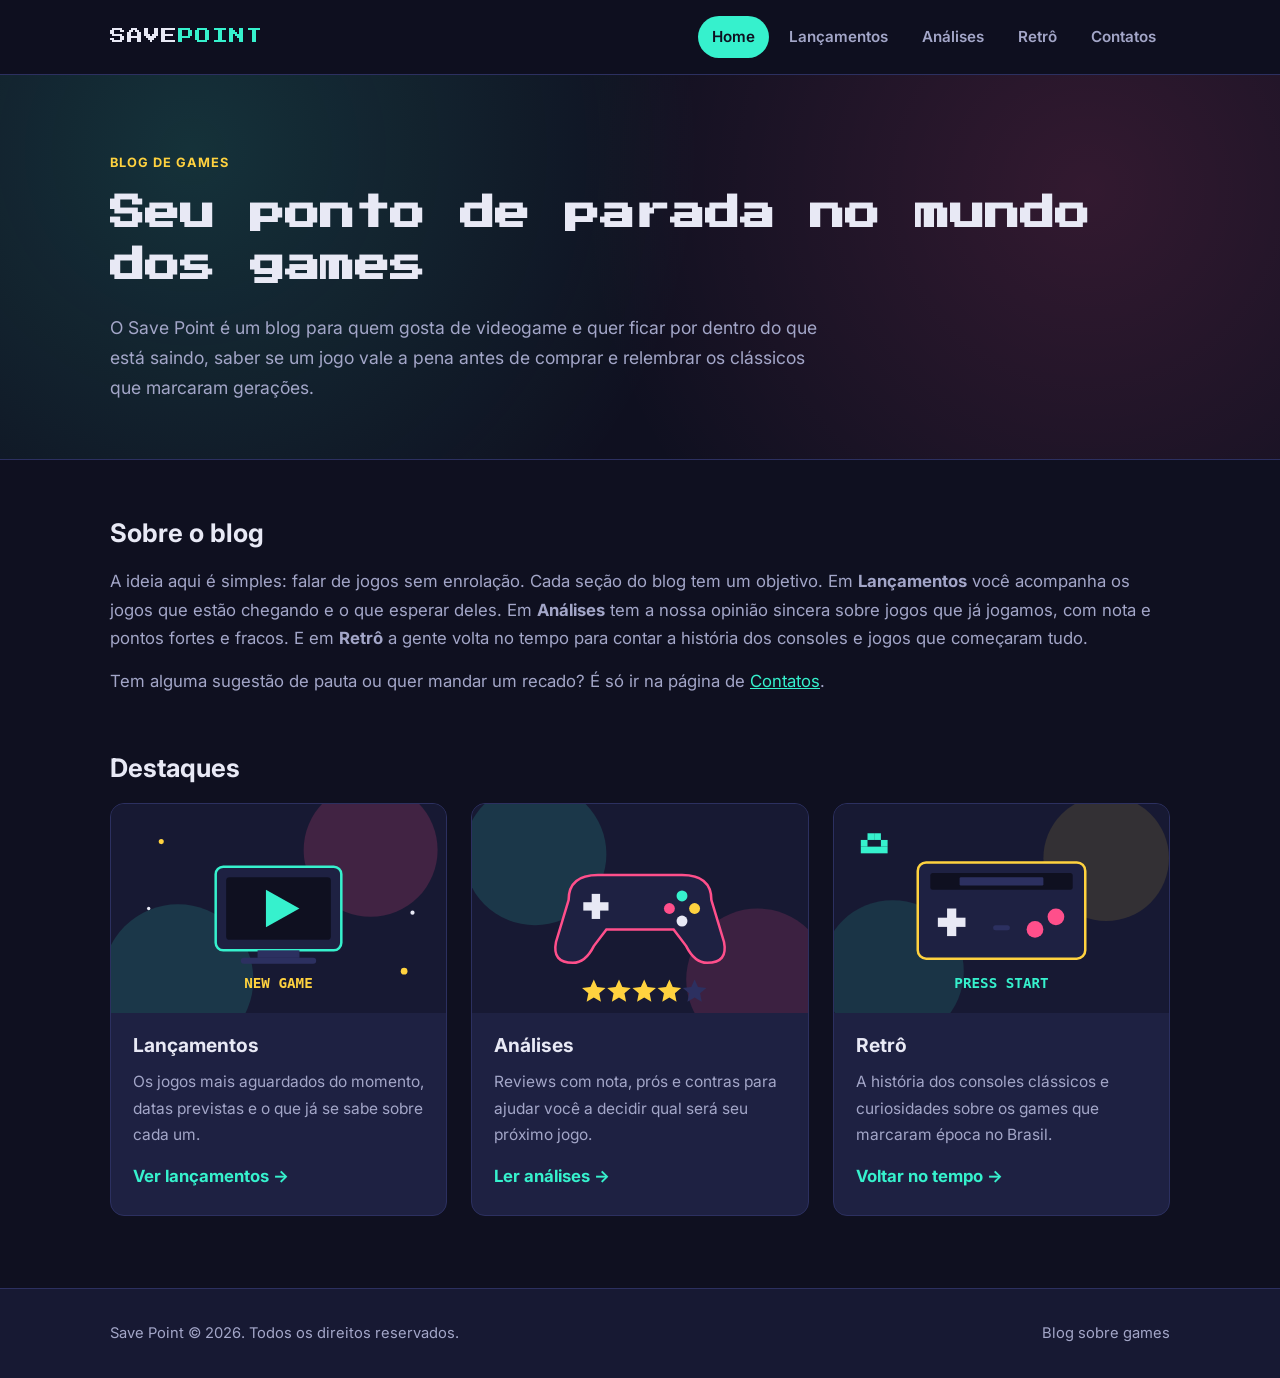
<file: index.html>
<!DOCTYPE html>
<html lang="pt-BR">
<head>
  <meta charset="UTF-8">
  <meta name="viewport" content="width=device-width, initial-scale=1.0">
  <meta name="description" content="Save Point, blog sobre games: lançamentos, análises e jogos retrô.">
  <title>Save Point | Home</title>
  <link rel="preconnect" href="https://fonts.googleapis.com">
  <link rel="preconnect" href="https://fonts.gstatic.com" crossorigin>
  <link href="https://fonts.googleapis.com/css2?family=Inter:wght@400;600;700;800&family=Press+Start+2P&display=swap" rel="stylesheet">
  <link rel="stylesheet" href="css/style.css">
</head>
<body>
  <header>
    <div class="container header-inner">
      <a href="index.html" class="logo">SAVE<span>POINT</span></a>
      <nav>
        <ul>
          <li><a href="index.html" class="ativo">Home</a></li>
          <li><a href="lancamentos.html">Lançamentos</a></li>
          <li><a href="analises.html">Análises</a></li>
          <li><a href="retro.html">Retrô</a></li>
          <li><a href="contatos.html">Contatos</a></li>
        </ul>
      </nav>
    </div>
  </header>

  <section class="hero">
    <div class="container">
      <span class="tag">Blog de games</span>
      <h1>Seu ponto de parada no mundo dos games</h1>
      <p>O Save Point é um blog para quem gosta de videogame e quer ficar por dentro do que está saindo, saber se um jogo vale a pena antes de comprar e relembrar os clássicos que marcaram gerações.</p>
    </div>
  </section>

  <main class="container">
    <section class="intro">
      <h2>Sobre o blog</h2>
      <p>A ideia aqui é simples: falar de jogos sem enrolação. Cada seção do blog tem um objetivo. Em <strong>Lançamentos</strong> você acompanha os jogos que estão chegando e o que esperar deles. Em <strong>Análises</strong> tem a nossa opinião sincera sobre jogos que já jogamos, com nota e pontos fortes e fracos. E em <strong>Retrô</strong> a gente volta no tempo para contar a história dos consoles e jogos que começaram tudo.</p>
      <p>Tem alguma sugestão de pauta ou quer mandar um recado? É só ir na página de <a href="contatos.html">Contatos</a>.</p>
    </section>

    <section>
      <h2>Destaques</h2>
      <div class="destaques">
        <article class="card">
          <a href="lancamentos.html"><img src="img/lancamentos.svg" alt="Ilustração de uma tela com botão de play, representando novos jogos"></a>
          <div class="card-body">
            <h3>Lançamentos</h3>
            <p>Os jogos mais aguardados do momento, datas previstas e o que já se sabe sobre cada um.</p>
            <a href="lancamentos.html" class="ler">Ver lançamentos →</a>
          </div>
        </article>

        <article class="card">
          <a href="analises.html"><img src="img/analises.svg" alt="Ilustração de um controle com estrelas de avaliação"></a>
          <div class="card-body">
            <h3>Análises</h3>
            <p>Reviews com nota, prós e contras para ajudar você a decidir qual será seu próximo jogo.</p>
            <a href="analises.html" class="ler">Ler análises →</a>
          </div>
        </article>

        <article class="card">
          <a href="retro.html"><img src="img/retro.svg" alt="Ilustração de um console antigo com a frase press start"></a>
          <div class="card-body">
            <h3>Retrô</h3>
            <p>A história dos consoles clássicos e curiosidades sobre os games que marcaram época no Brasil.</p>
            <a href="retro.html" class="ler">Voltar no tempo →</a>
          </div>
        </article>
      </div>
    </section>
  </main>

  <footer>
    <div class="container footer-inner">
      <p>Save Point &copy; 2026. Todos os direitos reservados.</p>
      <p>Blog sobre games</p>
    </div>
  </footer>
</body>
</html>
</file>
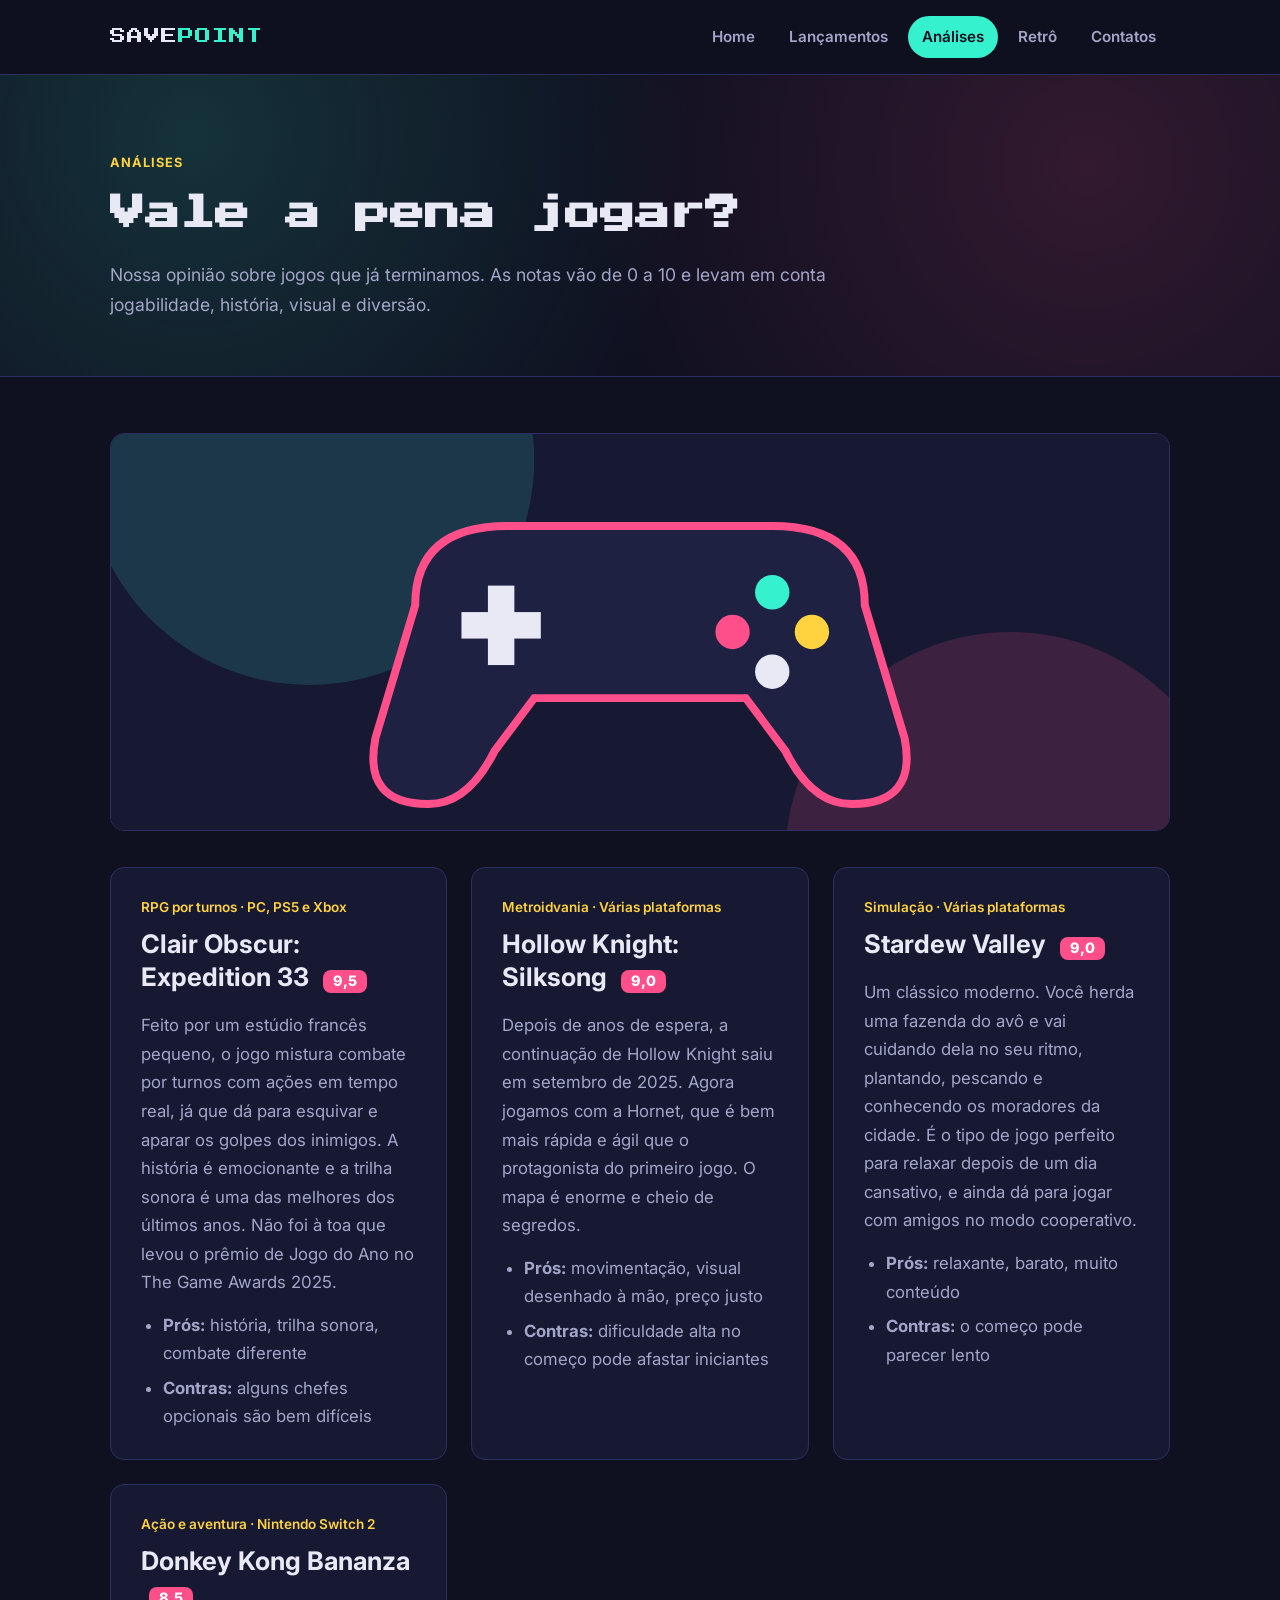
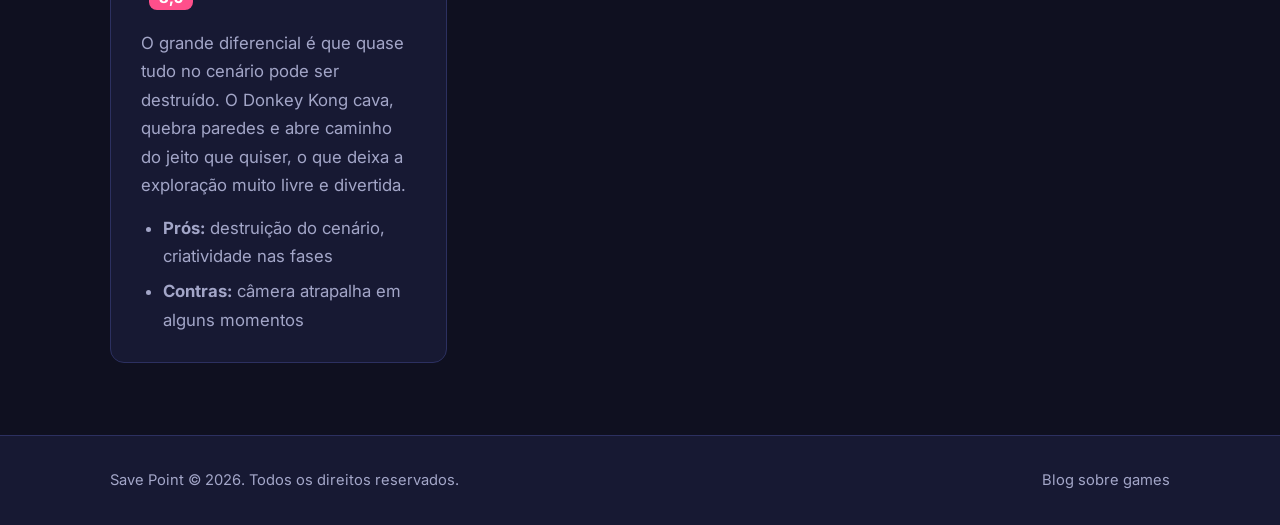
<file: analises.html>
<!DOCTYPE html>
<html lang="pt-BR">
<head>
  <meta charset="UTF-8">
  <meta name="viewport" content="width=device-width, initial-scale=1.0">
  <meta name="description" content="Análises de jogos com nota, prós e contras.">
  <title>Save Point | Análises</title>
  <link rel="preconnect" href="https://fonts.googleapis.com">
  <link rel="preconnect" href="https://fonts.gstatic.com" crossorigin>
  <link href="https://fonts.googleapis.com/css2?family=Inter:wght@400;600;700;800&family=Press+Start+2P&display=swap" rel="stylesheet">
  <link rel="stylesheet" href="css/style.css">
</head>
<body>
  <header>
    <div class="container header-inner">
      <a href="index.html" class="logo">SAVE<span>POINT</span></a>
      <nav>
        <ul>
          <li><a href="index.html">Home</a></li>
          <li><a href="lancamentos.html">Lançamentos</a></li>
          <li><a href="analises.html" class="ativo">Análises</a></li>
          <li><a href="retro.html">Retrô</a></li>
          <li><a href="contatos.html">Contatos</a></li>
        </ul>
      </nav>
    </div>
  </header>

  <section class="hero">
    <div class="container">
      <span class="tag">Análises</span>
      <h1>Vale a pena jogar?</h1>
      <p>Nossa opinião sobre jogos que já terminamos. As notas vão de 0 a 10 e levam em conta jogabilidade, história, visual e diversão.</p>
    </div>
  </section>

  <main class="container">
    <img src="img/analises.svg" alt="Ilustração de um controle com estrelas de avaliação" class="banner-pagina">

    <section class="grade-2">
      <article class="artigo">
        <p class="meta">RPG por turnos · PC, PS5 e Xbox</p>
        <h2>Clair Obscur: Expedition 33 <span class="nota">9,5</span></h2>
        <p>Feito por um estúdio francês pequeno, o jogo mistura combate por turnos com ações em tempo real, já que dá para esquivar e aparar os golpes dos inimigos. A história é emocionante e a trilha sonora é uma das melhores dos últimos anos. Não foi à toa que levou o prêmio de Jogo do Ano no The Game Awards 2025.</p>
        <ul>
          <li><strong>Prós:</strong> história, trilha sonora, combate diferente</li>
          <li><strong>Contras:</strong> alguns chefes opcionais são bem difíceis</li>
        </ul>
      </article>

      <article class="artigo">
        <p class="meta">Metroidvania · Várias plataformas</p>
        <h2>Hollow Knight: Silksong <span class="nota">9,0</span></h2>
        <p>Depois de anos de espera, a continuação de Hollow Knight saiu em setembro de 2025. Agora jogamos com a Hornet, que é bem mais rápida e ágil que o protagonista do primeiro jogo. O mapa é enorme e cheio de segredos.</p>
        <ul>
          <li><strong>Prós:</strong> movimentação, visual desenhado à mão, preço justo</li>
          <li><strong>Contras:</strong> dificuldade alta no começo pode afastar iniciantes</li>
        </ul>
      </article>

      <article class="artigo">
        <p class="meta">Simulação · Várias plataformas</p>
        <h2>Stardew Valley <span class="nota">9,0</span></h2>
        <p>Um clássico moderno. Você herda uma fazenda do avô e vai cuidando dela no seu ritmo, plantando, pescando e conhecendo os moradores da cidade. É o tipo de jogo perfeito para relaxar depois de um dia cansativo, e ainda dá para jogar com amigos no modo cooperativo.</p>
        <ul>
          <li><strong>Prós:</strong> relaxante, barato, muito conteúdo</li>
          <li><strong>Contras:</strong> o começo pode parecer lento</li>
        </ul>
      </article>

      <article class="artigo">
        <p class="meta">Ação e aventura · Nintendo Switch 2</p>
        <h2>Donkey Kong Bananza <span class="nota">8,5</span></h2>
        <p>O grande diferencial é que quase tudo no cenário pode ser destruído. O Donkey Kong cava, quebra paredes e abre caminho do jeito que quiser, o que deixa a exploração muito livre e divertida.</p>
        <ul>
          <li><strong>Prós:</strong> destruição do cenário, criatividade nas fases</li>
          <li><strong>Contras:</strong> câmera atrapalha em alguns momentos</li>
        </ul>
      </article>
    </section>
  </main>

  <footer>
    <div class="container footer-inner">
      <p>Save Point &copy; 2026. Todos os direitos reservados.</p>
      <p>Blog sobre games</p>
    </div>
  </footer>
</body>
</html>
</file>
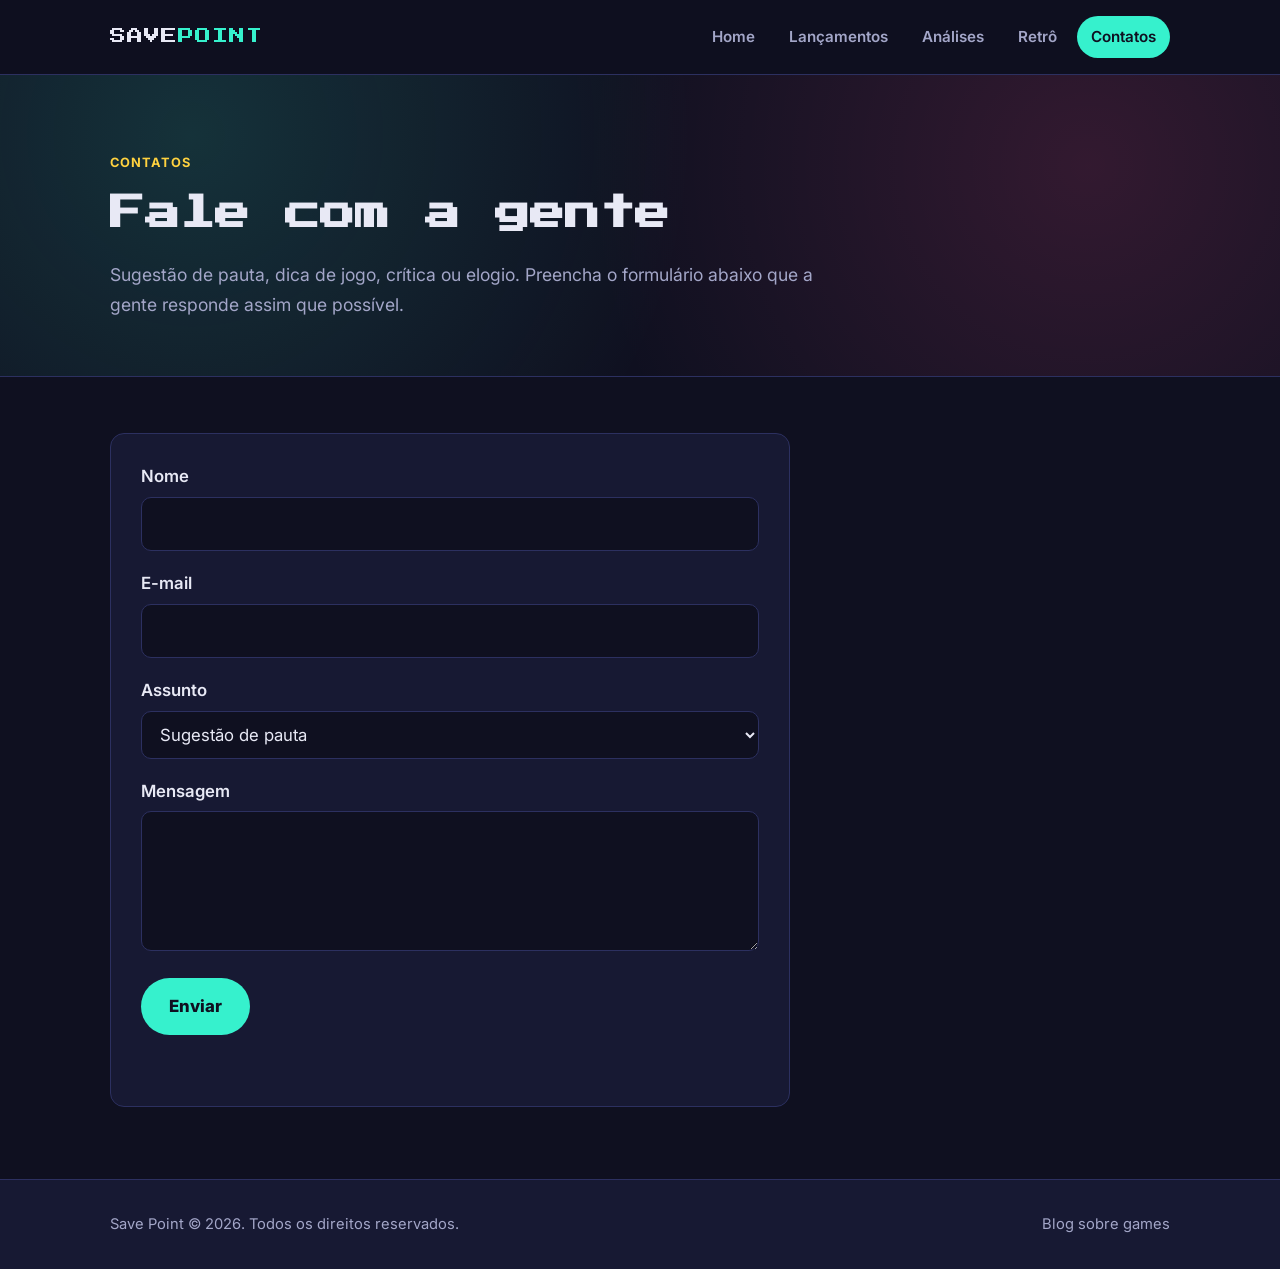
<file: contatos.html>
<!DOCTYPE html>
<html lang="pt-BR">
<head>
  <meta charset="UTF-8">
  <meta name="viewport" content="width=device-width, initial-scale=1.0">
  <meta name="description" content="Fale com o Save Point.">
  <title>Save Point | Contatos</title>
  <link rel="preconnect" href="https://fonts.googleapis.com">
  <link rel="preconnect" href="https://fonts.gstatic.com" crossorigin>
  <link href="https://fonts.googleapis.com/css2?family=Inter:wght@400;600;700;800&family=Press+Start+2P&display=swap" rel="stylesheet">
  <link rel="stylesheet" href="css/style.css">
</head>
<body>
  <header>
    <div class="container header-inner">
      <a href="index.html" class="logo">SAVE<span>POINT</span></a>
      <nav>
        <ul>
          <li><a href="index.html">Home</a></li>
          <li><a href="lancamentos.html">Lançamentos</a></li>
          <li><a href="analises.html">Análises</a></li>
          <li><a href="retro.html">Retrô</a></li>
          <li><a href="contatos.html" class="ativo">Contatos</a></li>
        </ul>
      </nav>
    </div>
  </header>

  <section class="hero">
    <div class="container">
      <span class="tag">Contatos</span>
      <h1>Fale com a gente</h1>
      <p>Sugestão de pauta, dica de jogo, crítica ou elogio. Preencha o formulário abaixo que a gente responde assim que possível.</p>
    </div>
  </section>

  <main class="container">
    <section class="contato">
      <form id="form-contato">
        <div>
          <label for="nome">Nome</label>
          <input type="text" id="nome" name="nome" required>
        </div>
        <div>
          <label for="email">E-mail</label>
          <input type="email" id="email" name="email" required>
        </div>
        <div>
          <label for="assunto">Assunto</label>
          <select id="assunto" name="assunto">
            <option>Sugestão de pauta</option>
            <option>Dúvida</option>
            <option>Parceria</option>
            <option>Outro</option>
          </select>
        </div>
        <div>
          <label for="mensagem">Mensagem</label>
          <textarea id="mensagem" name="mensagem" required></textarea>
        </div>
        <button type="submit">Enviar</button>
        <p class="aviso" id="aviso"></p>
      </form>
    </section>
  </main>

  <footer>
    <div class="container footer-inner">
      <p>Save Point &copy; 2026. Todos os direitos reservados.</p>
      <p>Blog sobre games</p>
    </div>
  </footer>

  <script src="js/contato.js"></script>
</body>
</html>
</file>
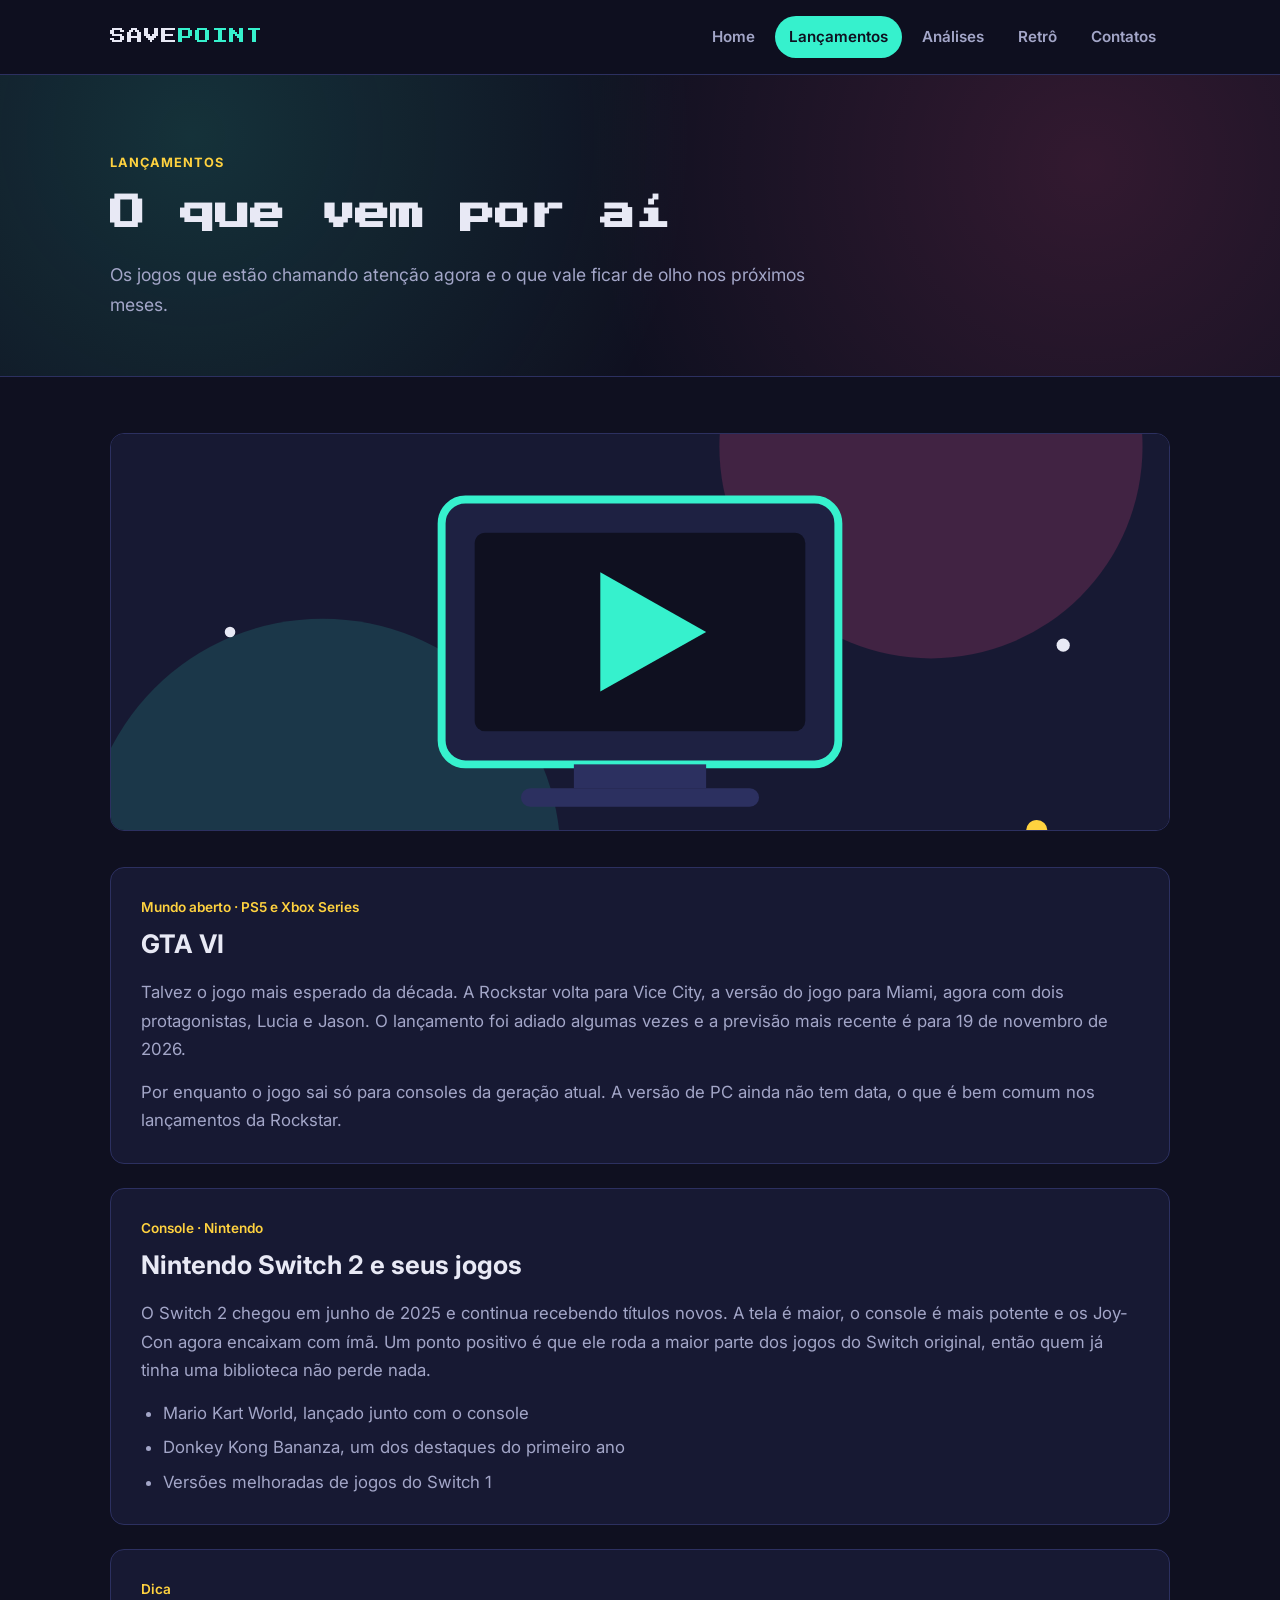
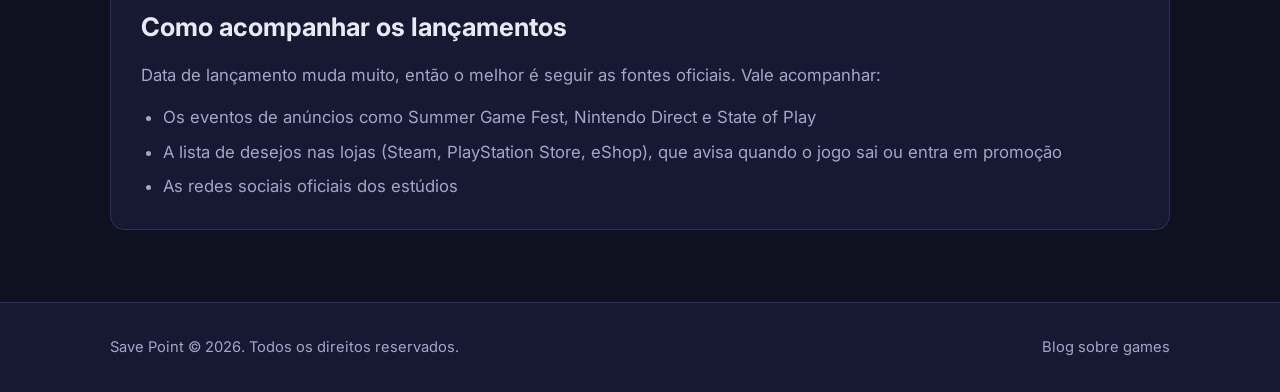
<file: lancamentos.html>
<!DOCTYPE html>
<html lang="pt-BR">
<head>
  <meta charset="UTF-8">
  <meta name="viewport" content="width=device-width, initial-scale=1.0">
  <meta name="description" content="Lançamentos de games mais aguardados.">
  <title>Save Point | Lançamentos</title>
  <link rel="preconnect" href="https://fonts.googleapis.com">
  <link rel="preconnect" href="https://fonts.gstatic.com" crossorigin>
  <link href="https://fonts.googleapis.com/css2?family=Inter:wght@400;600;700;800&family=Press+Start+2P&display=swap" rel="stylesheet">
  <link rel="stylesheet" href="css/style.css">
</head>
<body>
  <header>
    <div class="container header-inner">
      <a href="index.html" class="logo">SAVE<span>POINT</span></a>
      <nav>
        <ul>
          <li><a href="index.html">Home</a></li>
          <li><a href="lancamentos.html" class="ativo">Lançamentos</a></li>
          <li><a href="analises.html">Análises</a></li>
          <li><a href="retro.html">Retrô</a></li>
          <li><a href="contatos.html">Contatos</a></li>
        </ul>
      </nav>
    </div>
  </header>

  <section class="hero">
    <div class="container">
      <span class="tag">Lançamentos</span>
      <h1>O que vem por aí</h1>
      <p>Os jogos que estão chamando atenção agora e o que vale ficar de olho nos próximos meses.</p>
    </div>
  </section>

  <main class="container">
    <img src="img/lancamentos.svg" alt="Ilustração de uma tela com botão de play" class="banner-pagina">

    <section>
      <article class="artigo">
        <p class="meta">Mundo aberto · PS5 e Xbox Series</p>
        <h2>GTA VI</h2>
        <p>Talvez o jogo mais esperado da década. A Rockstar volta para Vice City, a versão do jogo para Miami, agora com dois protagonistas, Lucia e Jason. O lançamento foi adiado algumas vezes e a previsão mais recente é para 19 de novembro de 2026.</p>
        <p>Por enquanto o jogo sai só para consoles da geração atual. A versão de PC ainda não tem data, o que é bem comum nos lançamentos da Rockstar.</p>
      </article>

      <article class="artigo">
        <p class="meta">Console · Nintendo</p>
        <h2>Nintendo Switch 2 e seus jogos</h2>
        <p>O Switch 2 chegou em junho de 2025 e continua recebendo títulos novos. A tela é maior, o console é mais potente e os Joy-Con agora encaixam com ímã. Um ponto positivo é que ele roda a maior parte dos jogos do Switch original, então quem já tinha uma biblioteca não perde nada.</p>
        <ul>
          <li>Mario Kart World, lançado junto com o console</li>
          <li>Donkey Kong Bananza, um dos destaques do primeiro ano</li>
          <li>Versões melhoradas de jogos do Switch 1</li>
        </ul>
      </article>

      <article class="artigo">
        <p class="meta">Dica</p>
        <h2>Como acompanhar os lançamentos</h2>
        <p>Data de lançamento muda muito, então o melhor é seguir as fontes oficiais. Vale acompanhar:</p>
        <ul>
          <li>Os eventos de anúncios como Summer Game Fest, Nintendo Direct e State of Play</li>
          <li>A lista de desejos nas lojas (Steam, PlayStation Store, eShop), que avisa quando o jogo sai ou entra em promoção</li>
          <li>As redes sociais oficiais dos estúdios</li>
        </ul>
      </article>
    </section>
  </main>

  <footer>
    <div class="container footer-inner">
      <p>Save Point &copy; 2026. Todos os direitos reservados.</p>
      <p>Blog sobre games</p>
    </div>
  </footer>
</body>
</html>
</file>
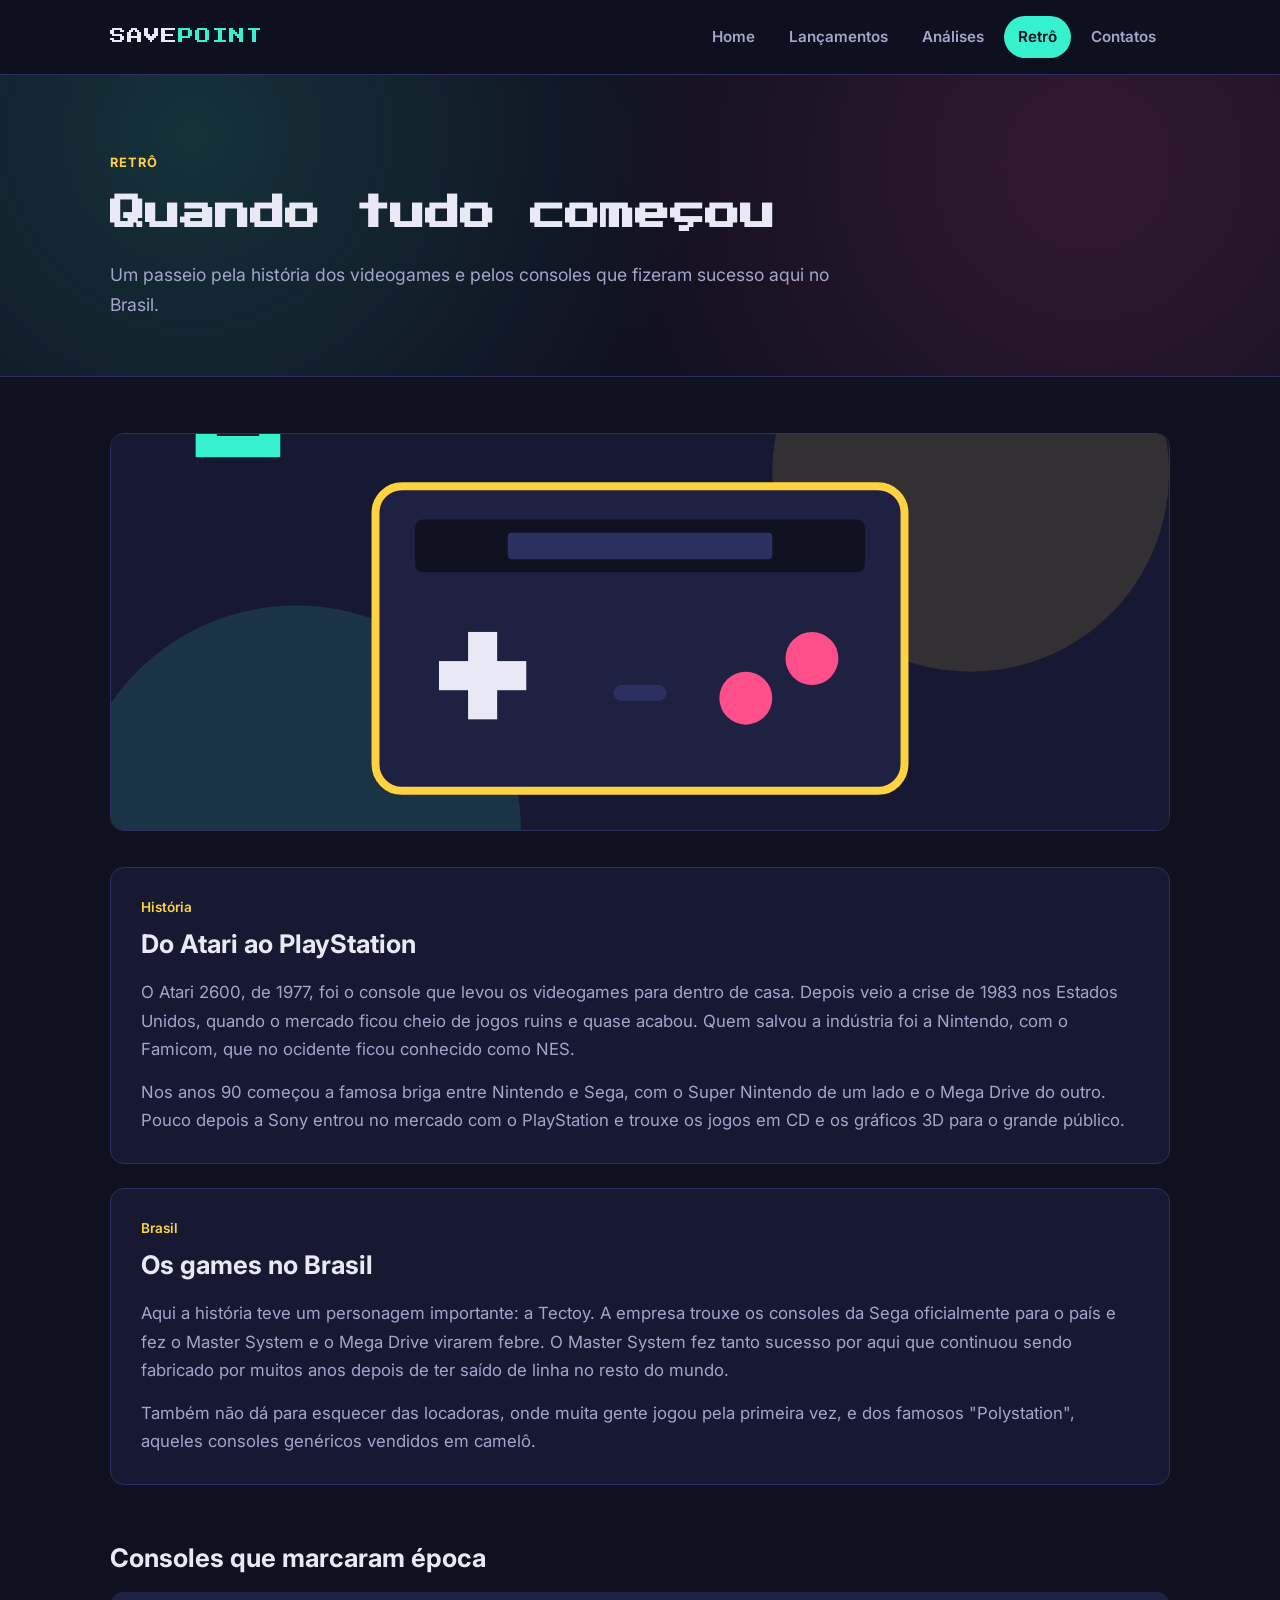
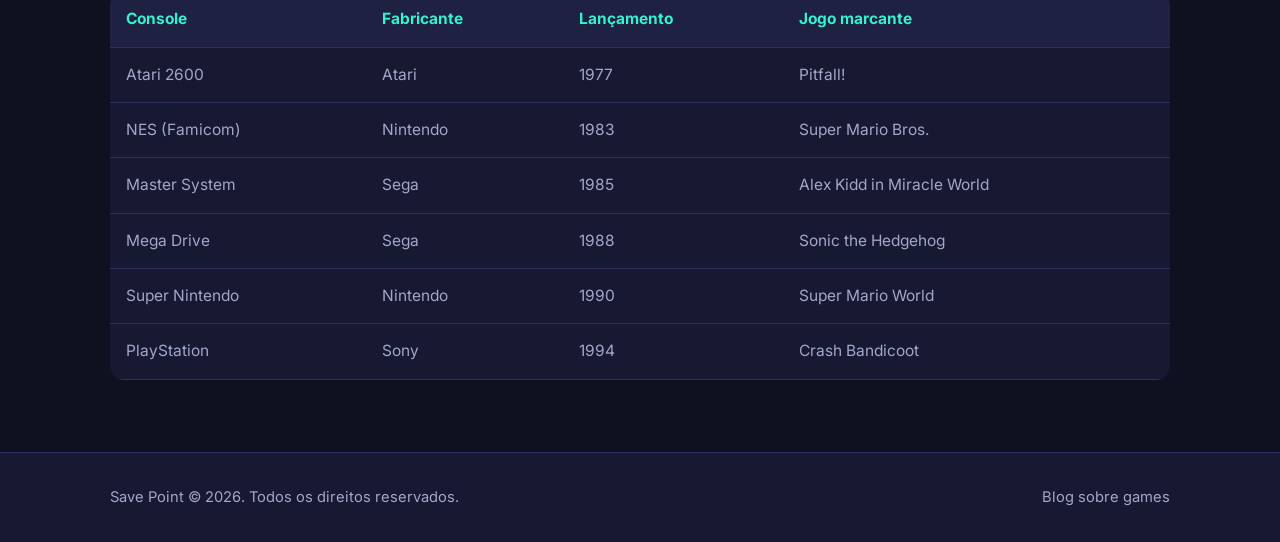
<file: retro.html>
<!DOCTYPE html>
<html lang="pt-BR">
<head>
  <meta charset="UTF-8">
  <meta name="viewport" content="width=device-width, initial-scale=1.0">
  <meta name="description" content="História dos consoles e jogos clássicos.">
  <title>Save Point | Retrô</title>
  <link rel="preconnect" href="https://fonts.googleapis.com">
  <link rel="preconnect" href="https://fonts.gstatic.com" crossorigin>
  <link href="https://fonts.googleapis.com/css2?family=Inter:wght@400;600;700;800&family=Press+Start+2P&display=swap" rel="stylesheet">
  <link rel="stylesheet" href="css/style.css">
</head>
<body>
  <header>
    <div class="container header-inner">
      <a href="index.html" class="logo">SAVE<span>POINT</span></a>
      <nav>
        <ul>
          <li><a href="index.html">Home</a></li>
          <li><a href="lancamentos.html">Lançamentos</a></li>
          <li><a href="analises.html">Análises</a></li>
          <li><a href="retro.html" class="ativo">Retrô</a></li>
          <li><a href="contatos.html">Contatos</a></li>
        </ul>
      </nav>
    </div>
  </header>

  <section class="hero">
    <div class="container">
      <span class="tag">Retrô</span>
      <h1>Quando tudo começou</h1>
      <p>Um passeio pela história dos videogames e pelos consoles que fizeram sucesso aqui no Brasil.</p>
    </div>
  </section>

  <main class="container">
    <img src="img/retro.svg" alt="Ilustração de um console antigo" class="banner-pagina">

    <section>
      <article class="artigo">
        <p class="meta">História</p>
        <h2>Do Atari ao PlayStation</h2>
        <p>O Atari 2600, de 1977, foi o console que levou os videogames para dentro de casa. Depois veio a crise de 1983 nos Estados Unidos, quando o mercado ficou cheio de jogos ruins e quase acabou. Quem salvou a indústria foi a Nintendo, com o Famicom, que no ocidente ficou conhecido como NES.</p>
        <p>Nos anos 90 começou a famosa briga entre Nintendo e Sega, com o Super Nintendo de um lado e o Mega Drive do outro. Pouco depois a Sony entrou no mercado com o PlayStation e trouxe os jogos em CD e os gráficos 3D para o grande público.</p>
      </article>

      <article class="artigo">
        <p class="meta">Brasil</p>
        <h2>Os games no Brasil</h2>
        <p>Aqui a história teve um personagem importante: a Tectoy. A empresa trouxe os consoles da Sega oficialmente para o país e fez o Master System e o Mega Drive virarem febre. O Master System fez tanto sucesso por aqui que continuou sendo fabricado por muitos anos depois de ter saído de linha no resto do mundo.</p>
        <p>Também não dá para esquecer das locadoras, onde muita gente jogou pela primeira vez, e dos famosos "Polystation", aqueles consoles genéricos vendidos em camelô.</p>
      </article>
    </section>

    <section>
      <h2>Consoles que marcaram época</h2>
      <div class="tabela-wrap">
        <table>
          <thead>
            <tr>
              <th>Console</th>
              <th>Fabricante</th>
              <th>Lançamento</th>
              <th>Jogo marcante</th>
            </tr>
          </thead>
          <tbody>
            <tr>
              <td>Atari 2600</td>
              <td>Atari</td>
              <td>1977</td>
              <td>Pitfall!</td>
            </tr>
            <tr>
              <td>NES (Famicom)</td>
              <td>Nintendo</td>
              <td>1983</td>
              <td>Super Mario Bros.</td>
            </tr>
            <tr>
              <td>Master System</td>
              <td>Sega</td>
              <td>1985</td>
              <td>Alex Kidd in Miracle World</td>
            </tr>
            <tr>
              <td>Mega Drive</td>
              <td>Sega</td>
              <td>1988</td>
              <td>Sonic the Hedgehog</td>
            </tr>
            <tr>
              <td>Super Nintendo</td>
              <td>Nintendo</td>
              <td>1990</td>
              <td>Super Mario World</td>
            </tr>
            <tr>
              <td>PlayStation</td>
              <td>Sony</td>
              <td>1994</td>
              <td>Crash Bandicoot</td>
            </tr>
          </tbody>
        </table>
      </div>
    </section>
  </main>

  <footer>
    <div class="container footer-inner">
      <p>Save Point &copy; 2026. Todos os direitos reservados.</p>
      <p>Blog sobre games</p>
    </div>
  </footer>
</body>
</html>
</file>
<file: css/style.css>
:root {
  --bg: #0f1020;
  --bg-2: #171933;
  --card: #1e2142;
  --text: #e8e9f5;
  --muted: #a3a6c8;
  --accent: #36f1cd;
  --accent-2: #ff4f8b;
  --accent-3: #ffd23f;
  --border: #2c3060;
  --radius: 14px;
  --max: 1100px;
}

* { box-sizing: border-box; margin: 0; padding: 0; }

html { scroll-behavior: smooth; }

body {
  font-family: "Inter", system-ui, -apple-system, "Segoe UI", sans-serif;
  background: var(--bg);
  color: var(--text);
  line-height: 1.7;
  font-size: 1.05rem;
}

img { max-width: 100%; display: block; }

a { color: var(--accent); }

.container {
  width: 100%;
  max-width: var(--max);
  margin: 0 auto;
  padding-left: 20px;
  padding-right: 20px;
}

/* header / nav */
header {
  background: rgba(15, 16, 32, 0.92);
  backdrop-filter: blur(8px);
  border-bottom: 1px solid var(--border);
  position: sticky;
  top: 0;
  z-index: 10;
}

.header-inner {
  display: flex;
  align-items: center;
  justify-content: space-between;
  gap: 16px;
  flex-wrap: wrap;
  padding: 16px 20px;
}

.logo {
  font-family: "Press Start 2P", monospace;
  font-size: 1rem;
  color: var(--text);
  text-decoration: none;
  letter-spacing: 1px;
}

.logo span { color: var(--accent); }

nav ul {
  list-style: none;
  display: flex;
  flex-wrap: wrap;
  gap: 6px;
}

nav a {
  display: block;
  color: var(--muted);
  text-decoration: none;
  font-weight: 600;
  font-size: 0.95rem;
  padding: 8px 14px;
  border-radius: 999px;
  transition: background 0.2s, color 0.2s;
}

nav a:hover { color: var(--text); background: var(--card); }

nav a.ativo { color: var(--bg); background: var(--accent); }

/* hero */
.hero {
  padding: 72px 0 56px;
  background:
    radial-gradient(circle at 15% 20%, rgba(54, 241, 205, 0.15), transparent 45%),
    radial-gradient(circle at 85% 30%, rgba(255, 79, 139, 0.15), transparent 45%);
  border-bottom: 1px solid var(--border);
}

.hero h1 {
  font-family: "Press Start 2P", monospace;
  font-size: clamp(1.3rem, 4vw, 2.2rem);
  line-height: 1.5;
  margin-bottom: 20px;
}

.hero p { color: var(--muted); max-width: 720px; font-size: 1.1rem; }

.tag {
  display: inline-block;
  font-size: 0.8rem;
  font-weight: 700;
  text-transform: uppercase;
  letter-spacing: 1px;
  color: var(--accent-3);
  margin-bottom: 14px;
}

/* main */
main {
  padding-top: 56px;
  padding-bottom: 72px;
}

section + section { margin-top: 56px; }

h2 {
  font-size: 1.6rem;
  margin-bottom: 18px;
  line-height: 1.3;
}

h3 { font-size: 1.2rem; margin-bottom: 10px; line-height: 1.35; }

p + p { margin-top: 14px; }

.intro p { color: var(--muted); }

/* cards (home) */
.destaques {
  display: grid;
  grid-template-columns: repeat(auto-fit, minmax(280px, 1fr));
  gap: 24px;
}

.card {
  background: var(--card);
  border: 1px solid var(--border);
  border-radius: var(--radius);
  overflow: hidden;
  transition: transform 0.2s, border-color 0.2s;
  display: flex;
  flex-direction: column;
}

.card:hover { transform: translateY(-4px); border-color: var(--accent); }

.card img { width: 100%; aspect-ratio: 16 / 10; object-fit: cover; }

.card-body { padding: 20px 22px 24px; }

.card-body p { color: var(--muted); font-size: 0.97rem; }

.card-body .ler {
  display: inline-block;
  margin-top: 14px;
  font-weight: 700;
  text-decoration: none;
}

/* artigos */
.artigo {
  background: var(--bg-2);
  border: 1px solid var(--border);
  border-radius: var(--radius);
  padding: 28px 30px;
}

.artigo + .artigo { margin-top: 24px; }

.artigo .meta {
  font-size: 0.85rem;
  color: var(--accent-3);
  font-weight: 600;
  margin-bottom: 8px;
}

.artigo p { color: var(--muted); }

.artigo ul { margin: 14px 0 0 22px; color: var(--muted); }

.artigo li + li { margin-top: 6px; }

.artigo ul + p { margin-top: 14px; }

.banner-pagina {
  border-radius: var(--radius);
  border: 1px solid var(--border);
  width: 100%;
  aspect-ratio: 16 / 6;
  object-fit: cover;
  margin-bottom: 36px;
}

.nota {
  display: inline-block;
  background: var(--accent-2);
  color: #fff;
  font-weight: 800;
  border-radius: 8px;
  padding: 2px 10px;
  margin-left: 8px;
  font-size: 0.9rem;
}

.grade-2 {
  display: grid;
  grid-template-columns: repeat(auto-fit, minmax(300px, 1fr));
  gap: 24px;
}

.grade-2 .artigo + .artigo { margin-top: 0; }

/* tabela */
.tabela-wrap { overflow-x: auto; }

table {
  width: 100%;
  border-collapse: collapse;
  background: var(--bg-2);
  border-radius: var(--radius);
  overflow: hidden;
  font-size: 0.97rem;
}

th, td { padding: 14px 16px; text-align: left; border-bottom: 1px solid var(--border); }

th { background: var(--card); color: var(--accent); }

td { color: var(--muted); }

/* contato */
.contato { max-width: 680px; }

form {
  background: var(--bg-2);
  border: 1px solid var(--border);
  border-radius: var(--radius);
  padding: 28px 30px;
  display: grid;
  gap: 18px;
}

label { font-weight: 600; display: block; margin-bottom: 6px; }

input, select, textarea {
  width: 100%;
  font: inherit;
  color: var(--text);
  background: var(--bg);
  border: 1px solid var(--border);
  border-radius: 10px;
  padding: 12px 14px;
}

input:focus, select:focus, textarea:focus { outline: 2px solid var(--accent); border-color: transparent; }

textarea { min-height: 140px; resize: vertical; }

button {
  font: inherit;
  font-weight: 800;
  background: var(--accent);
  color: var(--bg);
  border: none;
  border-radius: 999px;
  padding: 14px 28px;
  cursor: pointer;
  justify-self: start;
}

button:hover { filter: brightness(1.1); }

.aviso { color: var(--accent); font-weight: 600; min-height: 1.5em; }

/* footer */
footer {
  border-top: 1px solid var(--border);
  background: var(--bg-2);
  padding: 32px 0;
  color: var(--muted);
  font-size: 0.92rem;
}

footer p { margin: 0; }

.footer-inner {
  display: flex;
  justify-content: space-between;
  flex-wrap: wrap;
  gap: 12px;
}

/* responsivo */
@media (max-width: 640px) {
  .header-inner { justify-content: center; }
  nav ul { justify-content: center; }
  nav a { padding: 6px 10px; font-size: 0.88rem; }
  .hero { padding: 48px 0 40px; }
  .artigo, form { padding: 22px 20px; }
}
</file>
